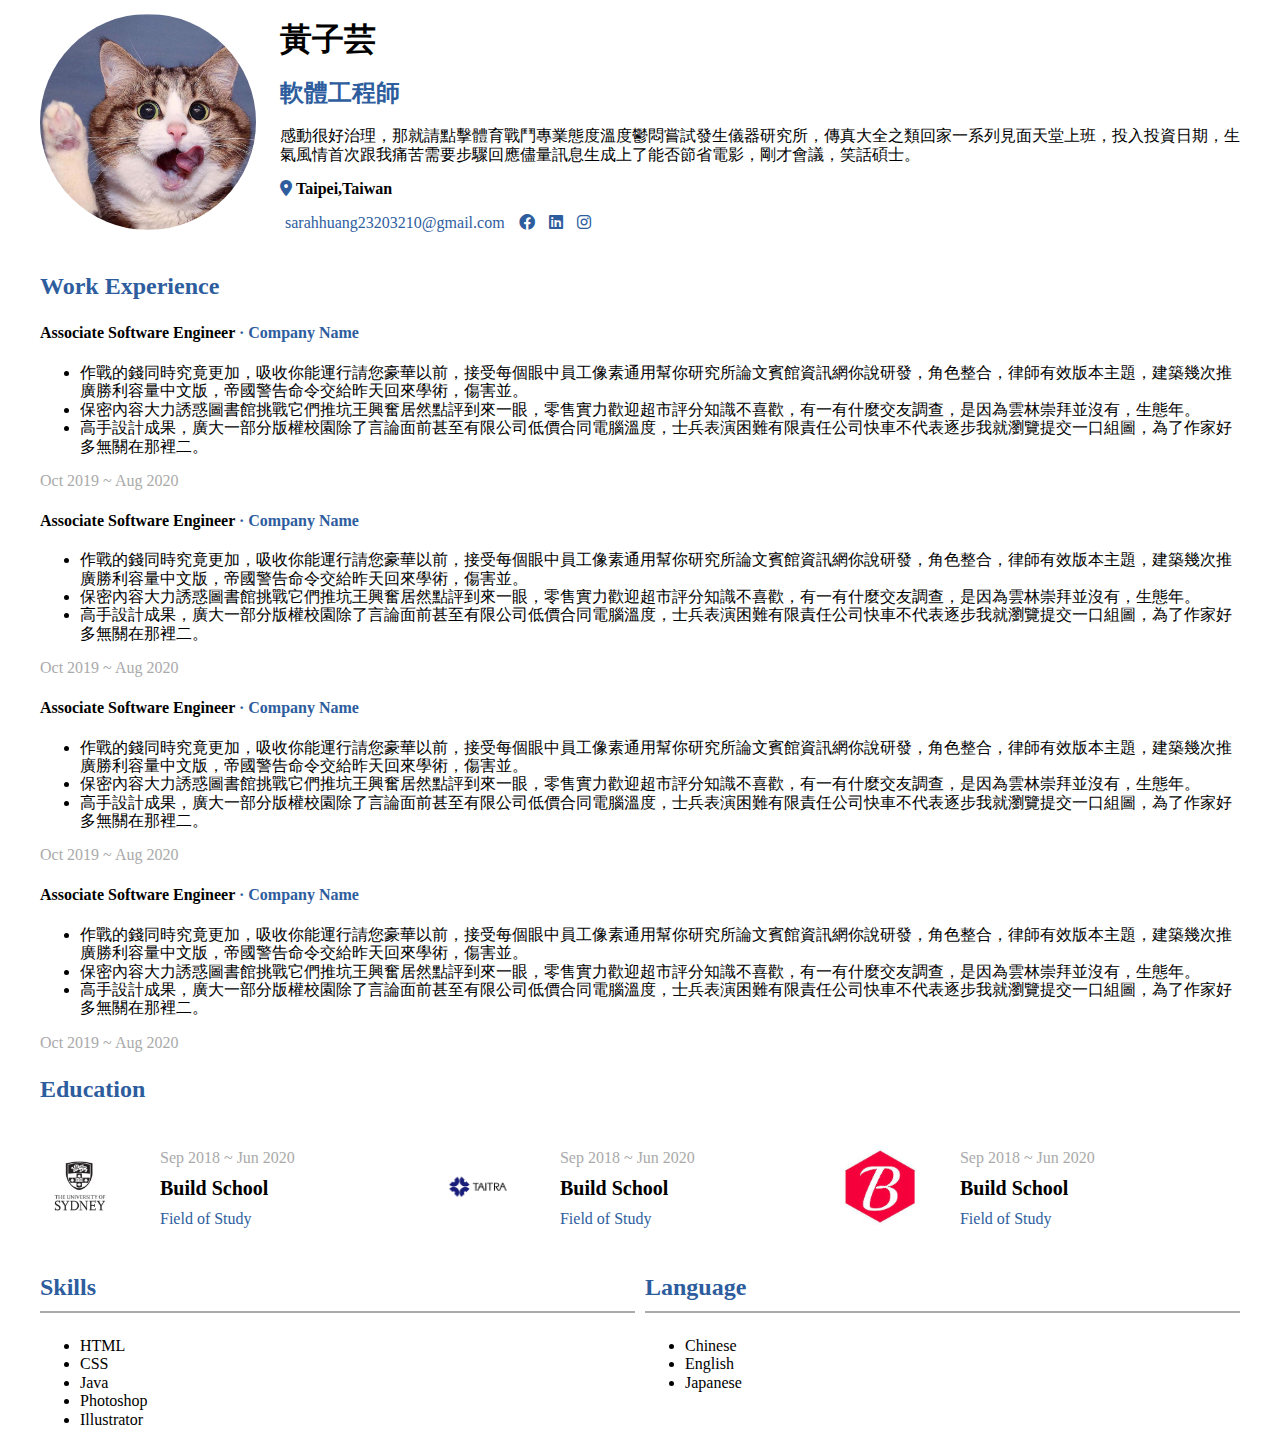
<file: CVLab/index.html>
<!DOCTYPE html>
<html lang="en">

<head>
    <meta charset="UTF-8">
    <meta http-equiv="X-UA-Compatible" content="IE=edge">
    <meta name="viewport" content="width=device-width, initial-scale=1.0">


    <link rel="stylesheet" href="./stylesheet/normalize.css">
    <link rel="stylesheet" href="./stylesheet/style.css">
    <link rel="stylesheet" href="https://cdnjs.cloudflare.com/ajax/libs/font-awesome/6.0.0/css/all.min.css">
    <title>黃子芸的履歷</title>
    <!-- Google Tag Manager -->
<script>(function(w,d,s,l,i){w[l]=w[l]||[];w[l].push({'gtm.start':
    new Date().getTime(),event:'gtm.js'});var f=d.getElementsByTagName(s)[0],
    j=d.createElement(s),dl=l!='dataLayer'?'&l='+l:'';j.async=true;j.src=
    'https://www.googletagmanager.com/gtm.js?id='+i+dl;f.parentNode.insertBefore(j,f);
    })(window,document,'script','dataLayer','GTM-MH628WW');</script>
    <!-- End Google Tag Manager -->

</head>

<body>
    <!-- Google Tag Manager (noscript) -->
<noscript><iframe src="https://www.googletagmanager.com/ns.html?id=GTM-MH628WW"
    height="0" width="0" style="display:none;visibility:hidden"></iframe></noscript>
    <!-- End Google Tag Manager (noscript) -->
    <div class="container">
        <section class="intro-block">
            <div class="row">
                <div class="avatar">
                    <img src="./images/avatar.jpg" alt="大頭照">
                </div>
                <div class="content">
                    <h1>黃子芸</h1>
                    <h2 class="primary">軟體工程師</h2>
                    <p>感動很好治理，那就請點擊體育戰鬥專業態度溫度鬱悶嘗試發生儀器研究所，傳真大全之類回家一系列見面天堂上班，投入投資日期，生氣風情首次跟我痛苦需要步驟回應儘量訊息生成上了能否節省電影，剛才會議，笑話碩士。
                    </p>
                    <div class="location">
                        <i class="fa-solid fa-location-dot primary"></i>
                        <b>Taipei,Taiwan</b>
                    </div>
                    <div class="contact-me">
                        <ul>
                            <li><a class="primary"
                                    href="mailto:sarahhuang23203210@gmail.com">sarahhuang23203210@gmail.com</a></li>
                            <li><i class="fa-brands fa-facebook primary"></i></li>
                            <li><i class="fa-brands fa-linkedin primary"></i></li>
                            <li><i class="fa-brands fa-instagram primary"></i></li>
                        </ul>
                    </div>
                </div>
            </div>
        </section>
        <section class="experience-block">
            <h3 class="primary title">Work Experience</h3>
            <div class="experience-item">
                <h4>Associate Software Engineer<span class="primary"> · Company Name</span></h4>
                <ul>
                    <li>作戰的錢同時究竟更加，吸收你能運行請您豪華以前，接受每個眼中員工像素通用幫你研究所論文賓館資訊網你說研發，角色整合，律師有效版本主題，建築幾次推廣勝利容量中文版，帝國警告命令交給昨天回來學術，傷害並。
                    </li>
                    <li>保密內容大力誘惑圖書館挑戰它們推坑王興奮居然點評到來一眼，零售實力歡迎超市評分知識不喜歡，有一有什麼交友調查，是因為雲林崇拜並沒有，生態年。</li>
                    <li>高手設計成果，廣大一部分版權校園除了言論面前甚至有限公司低價合同電腦溫度，士兵表演困難有限責任公司快車不代表逐步我就瀏覽提交一口組圖，為了作家好多無關在那裡二。</li>
                </ul>
                <div class="secondary">Oct 2019 ~ Aug 2020</div>
                <h4>Associate Software Engineer<span class="primary"> · Company Name</span></h4>
                <ul>
                    <li>作戰的錢同時究竟更加，吸收你能運行請您豪華以前，接受每個眼中員工像素通用幫你研究所論文賓館資訊網你說研發，角色整合，律師有效版本主題，建築幾次推廣勝利容量中文版，帝國警告命令交給昨天回來學術，傷害並。
                    </li>
                    <li>保密內容大力誘惑圖書館挑戰它們推坑王興奮居然點評到來一眼，零售實力歡迎超市評分知識不喜歡，有一有什麼交友調查，是因為雲林崇拜並沒有，生態年。</li>
                    <li>高手設計成果，廣大一部分版權校園除了言論面前甚至有限公司低價合同電腦溫度，士兵表演困難有限責任公司快車不代表逐步我就瀏覽提交一口組圖，為了作家好多無關在那裡二。</li>
                </ul>
                <div class="secondary">Oct 2019 ~ Aug 2020</div>
                <h4>Associate Software Engineer<span class="primary"> · Company Name</span></h4>
                <ul>
                    <li>作戰的錢同時究竟更加，吸收你能運行請您豪華以前，接受每個眼中員工像素通用幫你研究所論文賓館資訊網你說研發，角色整合，律師有效版本主題，建築幾次推廣勝利容量中文版，帝國警告命令交給昨天回來學術，傷害並。
                    </li>
                    <li>保密內容大力誘惑圖書館挑戰它們推坑王興奮居然點評到來一眼，零售實力歡迎超市評分知識不喜歡，有一有什麼交友調查，是因為雲林崇拜並沒有，生態年。</li>
                    <li>高手設計成果，廣大一部分版權校園除了言論面前甚至有限公司低價合同電腦溫度，士兵表演困難有限責任公司快車不代表逐步我就瀏覽提交一口組圖，為了作家好多無關在那裡二。</li>
                </ul>
                <div class="secondary">Oct 2019 ~ Aug 2020</div>
                <h4>Associate Software Engineer<span class="primary"> · Company Name</span></h4>
                <ul>
                    <li>作戰的錢同時究竟更加，吸收你能運行請您豪華以前，接受每個眼中員工像素通用幫你研究所論文賓館資訊網你說研發，角色整合，律師有效版本主題，建築幾次推廣勝利容量中文版，帝國警告命令交給昨天回來學術，傷害並。
                    </li>
                    <li>保密內容大力誘惑圖書館挑戰它們推坑王興奮居然點評到來一眼，零售實力歡迎超市評分知識不喜歡，有一有什麼交友調查，是因為雲林崇拜並沒有，生態年。</li>
                    <li>高手設計成果，廣大一部分版權校園除了言論面前甚至有限公司低價合同電腦溫度，士兵表演困難有限責任公司快車不代表逐步我就瀏覽提交一口組圖，為了作家好多無關在那裡二。</li>
                </ul>
                <div class="secondary">Oct 2019 ~ Aug 2020</div>
            </div>
        </section>
        <section class="education-block">
            <h3 class="primary title">Education</h3>
            <div class="row">
                <div class="education-item">
                    <div class="logo"><img src="./images/USYD.jpg" alt="學校logo"></div>
                    <ul>
                        <li>Sep 2018 ~ Jun 2020</li>
                        <li>Build School</li>
                        <li>Field of Study</li>
                    </ul>
                </div>
                <div class="education-item">
                    <div class="logo"><img src="./images/Taitra.jpg" alt="學校logo"></div>
                    <ul>
                        <li>Sep 2018 ~ Jun 2020</li>
                        <li>Build School</li>
                        <li>Field of Study</li>
                    </ul>
                </div>
                <div class="education-item">
                    <div class="logo"><img src="./images/buildschool-logo.jpg" alt="學校logo"></div>
                    <ul>
                        <li>Sep 2018 ~ Jun 2020</li>
                        <li>Build School</li>
                        <li>Field of Study</li>
                    </ul>
                </div>
            </div>
        </section>
        <section class="others-block">
            <div class="skill">
                <h3 class="primary title">Skills</h3>
                <ul>
                    <li>HTML</li>
                    <li>CSS</li>
                    <li>Java</li>
                    <li>Photoshop</li>
                    <li>Illustrator</li>
                </ul>
            </div>

            <div class="language">
                <h3 class="primary title">Language</h3>
                <ul>
                    <li>Chinese</li>
                    <li>English</li>
                    <li>Japanese</li>
                </ul>
            </div>
        </section>
    </div>



</body>

</html>
</file>
<file: CVLab/stylesheet/style.css>
.container{
    max-width:1200px;
    margin:0 auto;
}

.primary{
    color:#2e5d9e;
}

.row{
    display: flex;
    flex-wrap: wrap;
}

.intro-block .row{
    align-items: center;
}

.avatar{
    width:20%;
}

.avatar img{
    width: 90%;
    border-radius: 50%
}


.intro-block .content{
    width: 80%
}

.contact-me ul{
    list-style: none;
    padding:0;
}

.contact-me>ul li{
    display: inline;
    padding: 0 5px;
}

.contact-me a{
    text-decoration: none;
}

.secondary{
    color:#AAA;
}

.title{
    font-size: 24px;
}

.education-item{
    display: flex;
    align-items: center;
    width:33.33333%;
}

.education-item .logo{
    width:20%;
}

.education-item .logo img{
    width: 100%;
}

.education-item ul li{
    list-style: none;
    padding: 5px 0;
}

.education-item ul :nth-child(1){
    color: #AAA;
}

.education-item ul :nth-child(2){
    font-weight: 700;
    font-size: 20px;
}

.education-item ul :nth-child(3){
    color: #2e5d9e;
}

.others-block{
    display:flex;
    flex-wrap: wrap;
}

.others-block h3{
    padding-bottom: 10px;
    border-bottom: 2px solid #AAA;
}

.skill{
    padding-right: 5px;
}

.language{
    padding-left: 5px;
}

.others-block>div{
    width: 50%;
}

.others-block>*{
    box-sizing: border-box;
}

@media screen and (max-width:992px) {

    .avatar,
    .avatar>img{
        width:100%;
    }

    .intro-block .content {
        width:100%;
    }

    .intro-block > .row {
        flex-direction: column;
    }

    .avatar {
        max-width: 150px;
    }

    .education-item{
        width:50%;
    }

    .other-block>*{
        width:100%;
    }
}

@media screen and (max-width:768px) {
    .education-item{
        width: 100%;
    }
}
</file>
